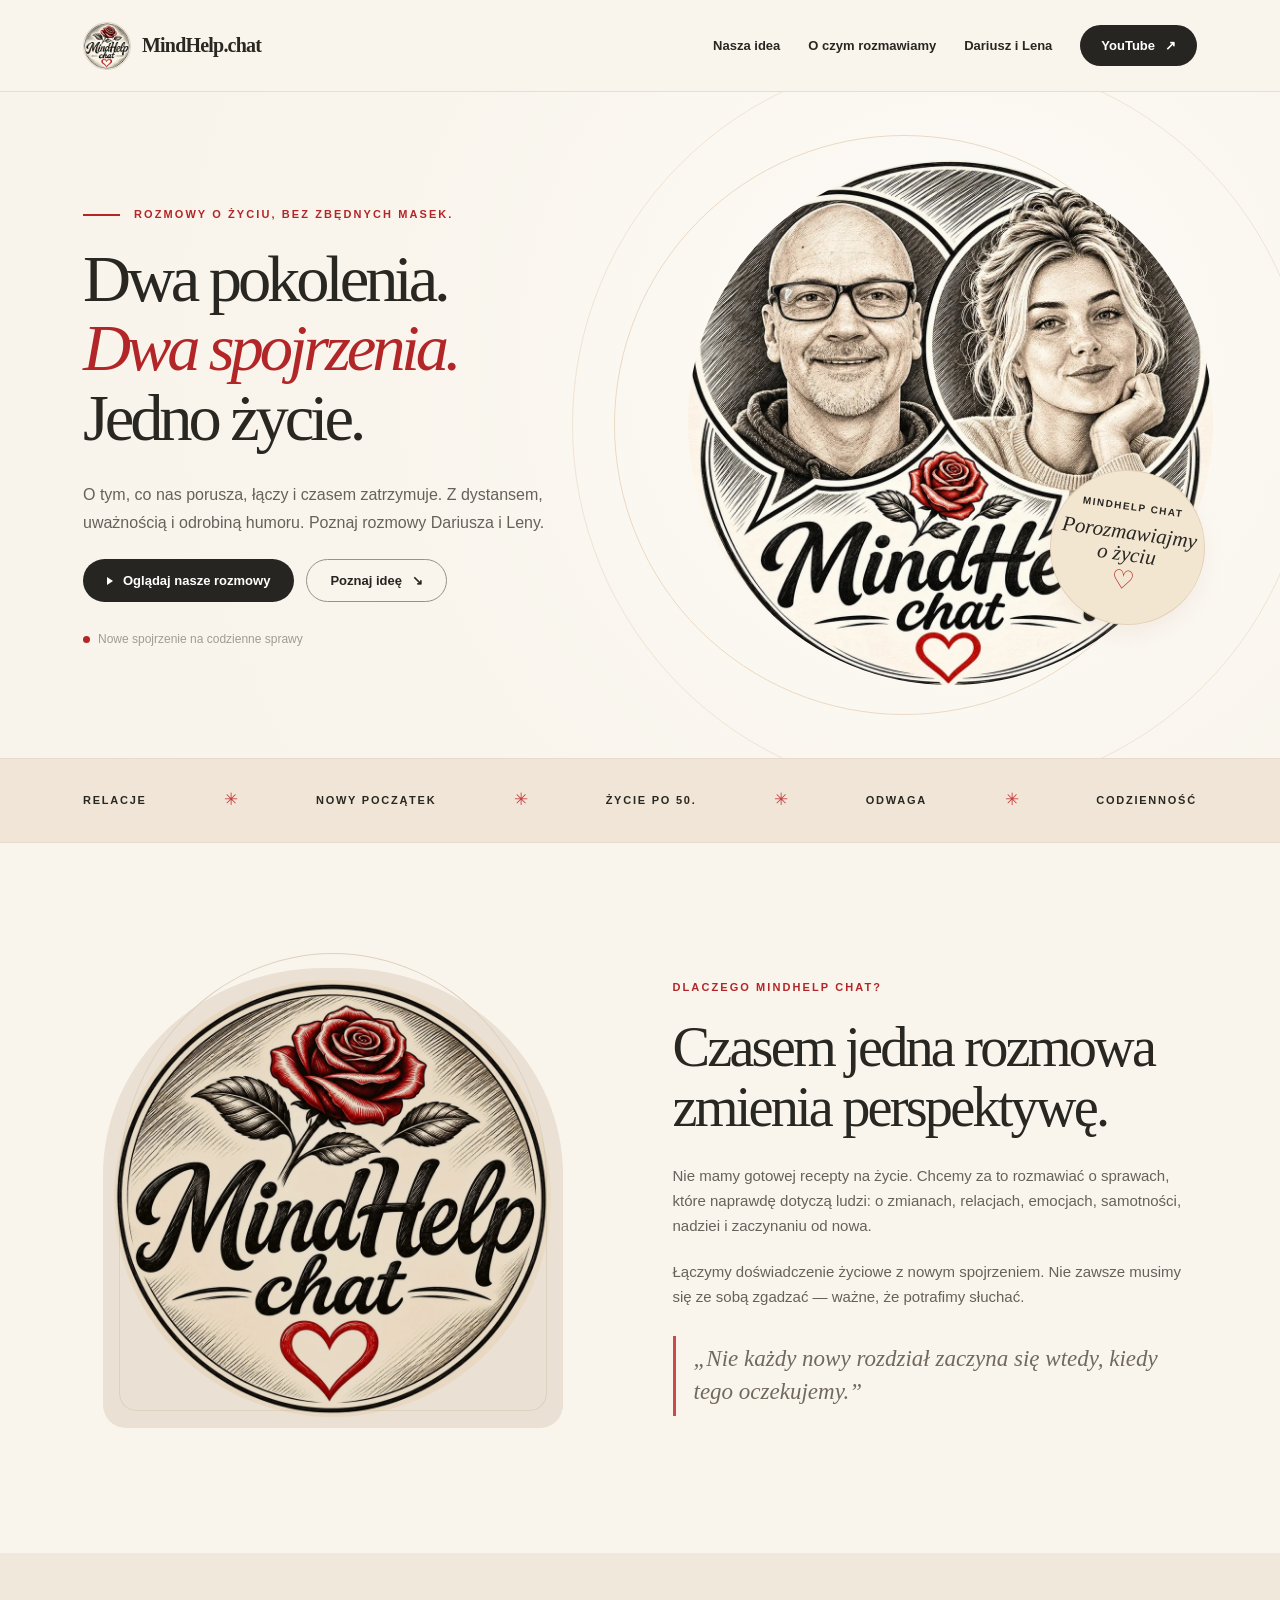
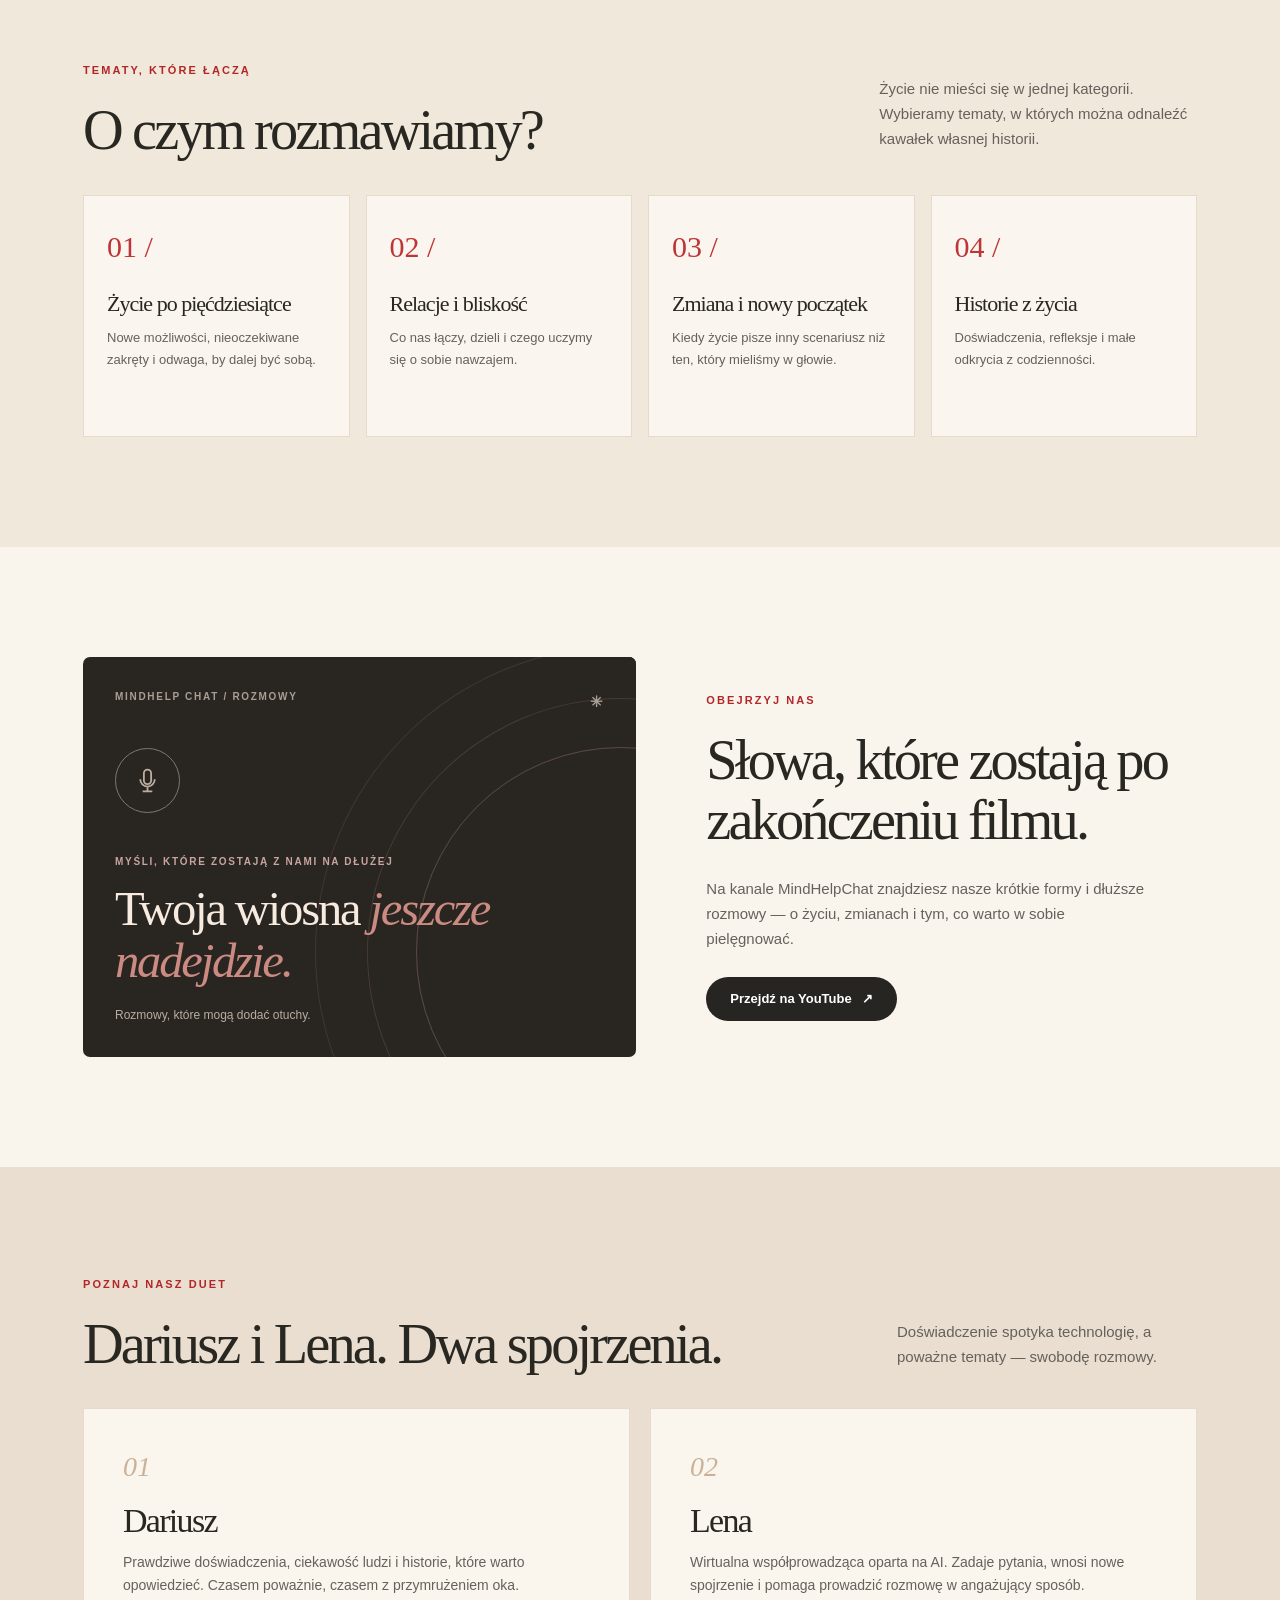
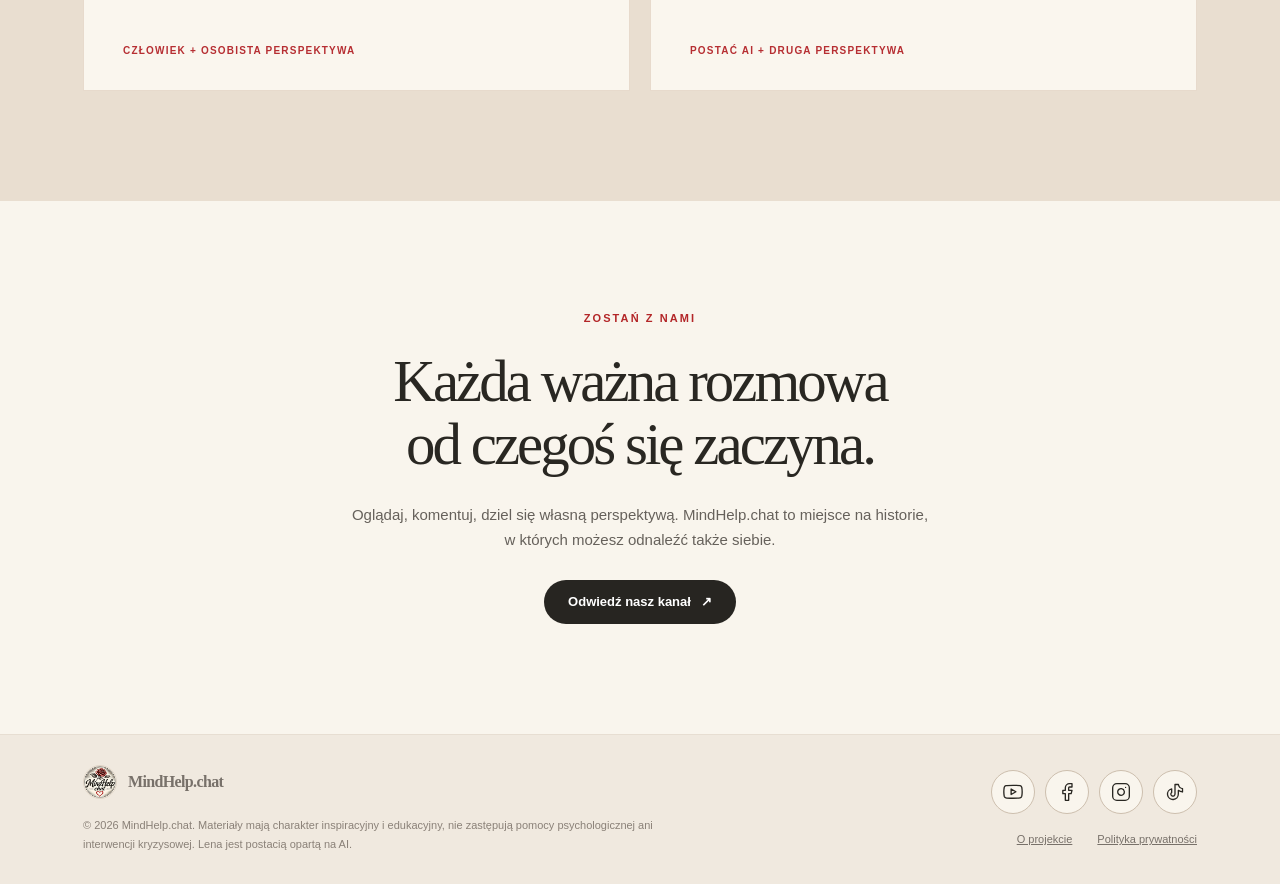
<file: index.html>
<!doctype html>
<html lang="pl">
<head>
  <meta charset="utf-8">
  <meta name="viewport" content="width=device-width, initial-scale=1">
  <meta name="theme-color" content="#f9f5ed">
  <meta name="description" content="MindHelp.chat — rozmowy Dariusza i Leny o życiu, zmianach, relacjach i nowych początkach. Dwa pokolenia. Dwa spojrzenia. Jedno życie.">
  <meta property="og:type" content="website">
  <meta property="og:title" content="MindHelp.chat — Dwa pokolenia. Dwa spojrzenia. Jedno życie.">
  <meta property="og:description" content="O tym, co nas porusza, łączy i czasem zatrzymuje. Dariusz i Lena rozmawiają o życiu.">
  <meta property="og:image" content="https://www.mindhelp.chat/assets/podglad-linku.jpg">
  <meta property="og:image:width" content="1200">
  <meta property="og:image:height" content="630">
  <meta property="og:locale" content="pl_PL">
  <meta name="color-scheme" content="light">
  <link rel="icon" href="assets/favicon.png" type="image/png">
  <link rel="stylesheet" href="style.css">
  <title>MindHelp.chat — Dwa pokolenia. Dwa spojrzenia. Jedno życie.</title>
</head>
<body>
  <a class="skip-link" href="#tresc">Przejdź do treści</a>
  <header class="site-header" id="poczatek">
    <div class="container navigation">
      <a class="brand" href="#poczatek" aria-label="MindHelp.chat — strona główna">
        <img src="assets/mindhelp-roza.webp" width="48" height="48" alt="">
        <span>MindHelp.chat</span>
      </a>
      <nav class="nav-links" aria-label="Menu główne">
        <a href="#idea">Nasza idea</a>
        <a href="#tematy">O czym rozmawiamy</a>
        <a href="#duet">Dariusz i Lena</a>
        <a class="button button-dark nav-cta" href="https://www.youtube.com/@MindHelpChat" target="_blank" rel="noopener noreferrer">YouTube <span aria-hidden="true">↗</span></a>
      </nav>
    </div>
  </header>

  <main id="tresc">
    <section class="hero-section" aria-labelledby="hero-heading">
      <div class="container hero-grid">
        <div class="hero-copy">
          <p class="eyebrow with-line">Rozmowy o życiu, bez zbędnych masek.</p>
          <h1 id="hero-heading">Dwa pokolenia.<br><em>Dwa spojrzenia.</em><br>Jedno życie.</h1>
          <p class="hero-description">O tym, co nas porusza, łączy i czasem zatrzymuje. Z dystansem, uważnością i odrobiną humoru. Poznaj rozmowy Dariusza i Leny.</p>
          <div class="hero-actions">
            <a class="button button-dark" href="https://www.youtube.com/@MindHelpChat" target="_blank" rel="noopener noreferrer"><span class="play-triangle" aria-hidden="true"></span> Oglądaj nasze rozmowy</a>
            <a class="button button-outline" href="#idea">Poznaj ideę <span aria-hidden="true">↘</span></a>
          </div>
          <p class="hero-note"><span class="red-dot" aria-hidden="true"></span> Nowe spojrzenie na codzienne sprawy</p>
        </div>
        <div class="hero-art" aria-label="Dariusz i Lena — ilustracja projektu MindHelp.chat">
          <div class="hero-orbit hero-orbit-one" aria-hidden="true"></div>
          <div class="hero-orbit hero-orbit-two" aria-hidden="true"></div>
          <img class="duo-logo" src="assets/mindhelp-duet.webp" width="540" height="540" alt="Ilustrowane portrety Dariusza i Leny oraz logo MindHelp.chat" fetchpriority="high">
          <div class="hero-stamp"><span>MindHelp Chat</span><strong>Porozmawiajmy<br>o życiu</strong><b aria-hidden="true">♡</b></div>
        </div>
      </div>
    </section>

    <div class="theme-strip" aria-label="Tematy rozmów">
      <div class="container strip-inner">
        <span>Relacje</span><i aria-hidden="true">✳</i><span>Nowy początek</span><i aria-hidden="true">✳</i><span>Życie po 50.</span><i aria-hidden="true">✳</i><span>Odwaga</span><i aria-hidden="true">✳</i><span>Codzienność</span>
      </div>
    </div>

    <section class="idea-section section-space" id="idea" aria-labelledby="idea-heading">
      <div class="container idea-grid">
        <div class="rose-art" aria-hidden="true">
          <div class="rose-backdrop"><img src="assets/mindhelp-roza.webp" alt="" width="460" height="460" loading="lazy"></div>
        </div>
        <div class="idea-copy">
          <p class="eyebrow">Dlaczego MindHelp Chat?</p>
          <h2 id="idea-heading">Czasem jedna rozmowa zmienia perspektywę.</h2>
          <p>Nie mamy gotowej recepty na życie. Chcemy za to rozmawiać o sprawach, które naprawdę dotyczą ludzi: o zmianach, relacjach, emocjach, samotności, nadziei i zaczynaniu od nowa.</p>
          <p>Łączymy doświadczenie życiowe z nowym spojrzeniem. Nie zawsze musimy się ze sobą zgadzać — ważne, że potrafimy słuchać.</p>
          <blockquote>„Nie każdy nowy rozdział zaczyna się wtedy, kiedy tego oczekujemy.”</blockquote>
        </div>
      </div>
    </section>

    <section class="topics-section section-space" id="tematy" aria-labelledby="topics-heading">
      <div class="container">
        <div class="topics-heading-grid">
          <div><p class="eyebrow">Tematy, które łączą</p><h2 id="topics-heading">O czym rozmawiamy?</h2></div>
          <p>Życie nie mieści się w jednej kategorii. Wybieramy tematy, w których można odnaleźć kawałek własnej historii.</p>
        </div>
        <div class="topics-grid">
          <article class="topic-card"><span class="topic-index">01 /</span><h3>Życie po pięćdziesiątce</h3><p>Nowe możliwości, nieoczekiwane zakręty i odwaga, by dalej być sobą.</p></article>
          <article class="topic-card"><span class="topic-index">02 /</span><h3>Relacje i bliskość</h3><p>Co nas łączy, dzieli i czego uczymy się o sobie nawzajem.</p></article>
          <article class="topic-card"><span class="topic-index">03 /</span><h3>Zmiana i nowy początek</h3><p>Kiedy życie pisze inny scenariusz niż ten, który mieliśmy w głowie.</p></article>
          <article class="topic-card"><span class="topic-index">04 /</span><h3>Historie z życia</h3><p>Doświadczenia, refleksje i małe odkrycia z codzienności.</p></article>
        </div>
      </div>
    </section>

    <section class="watch-section section-space" id="ogladaj" aria-labelledby="watch-heading">
      <div class="container watch-grid">
        <a class="featured-video" href="https://www.youtube.com/@MindHelpChat" target="_blank" rel="noopener noreferrer" aria-label="Przejdź do rozmów MindHelp.chat na YouTube">
          <span class="video-topline">MindHelp Chat / Rozmowy <span aria-hidden="true">✳</span></span>
          <span class="mic-icon" aria-hidden="true"><svg viewBox="0 0 24 24" fill="none" stroke="currentColor" stroke-width="1.5"><rect x="9" y="3" width="6" height="12" rx="3"/><path d="M6 11a6 6 0 0 0 12 0M12 17v4m-4 0h8"/></svg></span>
          <span class="video-kicker">Myśli, które zostają z nami na dłużej</span>
          <span class="video-title">Twoja wiosna <em>jeszcze nadejdzie.</em></span>
          <span class="video-bottom">Rozmowy, które mogą dodać otuchy.</span>
          <span class="video-rings" aria-hidden="true"></span>
        </a>
        <div class="watch-copy"><p class="eyebrow">Obejrzyj nas</p><h2 id="watch-heading">Słowa, które zostają po zakończeniu filmu.</h2><p>Na kanale MindHelpChat znajdziesz nasze krótkie formy i dłuższe rozmowy — o życiu, zmianach i tym, co warto w sobie pielęgnować.</p><a class="button button-dark" href="https://www.youtube.com/@MindHelpChat" target="_blank" rel="noopener noreferrer">Przejdź na YouTube <span aria-hidden="true">↗</span></a></div>
      </div>
    </section>

    <section class="duet-section section-space" id="duet" aria-labelledby="duet-heading">
      <div class="container">
        <div class="duet-header"><div><p class="eyebrow">Poznaj nasz duet</p><h2 id="duet-heading">Dariusz i Lena. Dwa spojrzenia.</h2></div><p>Doświadczenie spotyka technologię, a poważne tematy — swobodę rozmowy.</p></div>
        <div class="duet-cards">
          <article class="person-card"><span class="person-number">01</span><h3>Dariusz</h3><p>Prawdziwe doświadczenia, ciekawość ludzi i historie, które warto opowiedzieć. Czasem poważnie, czasem z przymrużeniem oka.</p><span class="person-label">Człowiek + osobista perspektywa</span></article>
          <article class="person-card"><span class="person-number">02</span><h3>Lena</h3><p>Wirtualna współprowadząca oparta na AI. Zadaje pytania, wnosi nowe spojrzenie i pomaga prowadzić rozmowę w angażujący sposób.</p><span class="person-label">Postać AI + druga perspektywa</span></article>
        </div>
      </div>
    </section>

    <section class="closing-section section-space" aria-labelledby="closing-heading"><div class="container closing-inner"><p class="eyebrow">Zostań z nami</p><h2 id="closing-heading">Każda ważna rozmowa<br>od czegoś się zaczyna.</h2><p>Oglądaj, komentuj, dziel się własną perspektywą. MindHelp.chat to miejsce na historie, w których możesz odnaleźć także siebie.</p><a class="button button-dark" href="https://www.youtube.com/@MindHelpChat" target="_blank" rel="noopener noreferrer">Odwiedź nasz kanał <span aria-hidden="true">↗</span></a></div></section>
  </main>

  <footer class="site-footer"><div class="container footer-inner">
    <div class="footer-info"><a class="footer-brand" href="#poczatek"><img src="assets/mindhelp-roza.webp" width="34" height="34" alt=""><strong>MindHelp.chat</strong></a><p>© 2026 MindHelp.chat. Materiały mają charakter inspiracyjny i edukacyjny, nie zastępują pomocy psychologicznej ani interwencji kryzysowej. Lena jest postacią opartą na AI.</p></div>
    <div class="footer-aside">
      <nav class="social-links" aria-label="MindHelp.chat w mediach społecznościowych">
        <a href="https://www.youtube.com/@MindHelpChat" target="_blank" rel="noopener noreferrer" aria-label="MindHelp.chat na YouTube" title="YouTube"><svg viewBox="0 0 24 24" fill="none" stroke="currentColor" stroke-width="1.6" stroke-linecap="round" stroke-linejoin="round" aria-hidden="true"><path d="M22.54 6.42a2.78 2.78 0 0 0-1.94-2C18.88 4 12 4 12 4s-6.88 0-8.6.46a2.78 2.78 0 0 0-1.94 2A29 29 0 0 0 1 11.75a29 29 0 0 0 .46 5.33A2.78 2.78 0 0 0 3.4 19c1.72.46 8.6.46 8.6.46s6.88 0 8.6-.46a2.78 2.78 0 0 0 1.94-2 29 29 0 0 0 .46-5.25 29 29 0 0 0-.46-5.33z"/><path d="m9.75 15.02 5.75-3.27-5.75-3.27z"/></svg></a>
        <a href="https://www.facebook.com/mindhelp.chat" target="_blank" rel="noopener noreferrer" aria-label="MindHelp.chat na Facebooku" title="Facebook"><svg viewBox="0 0 24 24" fill="none" stroke="currentColor" stroke-width="1.6" stroke-linecap="round" stroke-linejoin="round" aria-hidden="true"><path d="M18 2h-3a5 5 0 0 0-5 5v3H7v4h3v8h4v-8h3l1-4h-4V7a1 1 0 0 1 1-1h3z"/></svg></a>
        <a href="https://www.instagram.com/mindhelp.chat/" target="_blank" rel="noopener noreferrer" aria-label="MindHelp.chat na Instagramie" title="Instagram"><svg viewBox="0 0 24 24" fill="none" stroke="currentColor" stroke-width="1.6" stroke-linecap="round" stroke-linejoin="round" aria-hidden="true"><rect x="2" y="2" width="20" height="20" rx="5"/><path d="M16 11.37A4 4 0 1 1 12.63 8 4 4 0 0 1 16 11.37z"/><path d="M17.5 6.5h.01"/></svg></a>
        <a href="https://www.tiktok.com/@mindhelp.chat" target="_blank" rel="noopener noreferrer" aria-label="MindHelp.chat na TikToku" title="TikTok"><svg viewBox="0 0 24 24" fill="none" stroke="currentColor" stroke-width="1.6" stroke-linecap="round" stroke-linejoin="round" aria-hidden="true"><path d="M21 7.917v4.034a9.948 9.948 0 0 1-5-1.951v4.5a6.5 6.5 0 1 1-8-6.326v4.326a2.5 2.5 0 1 0 4 2V3h4.083A6.005 6.005 0 0 0 21 7.917z"/></svg></a>
      </nav>
      <div class="footer-links"><a href="o-projekcie.html">O projekcie</a><a href="polityka-prywatnosci.html">Polityka prywatności</a></div>
    </div>
  </div></footer>
</body>
</html>
</file>
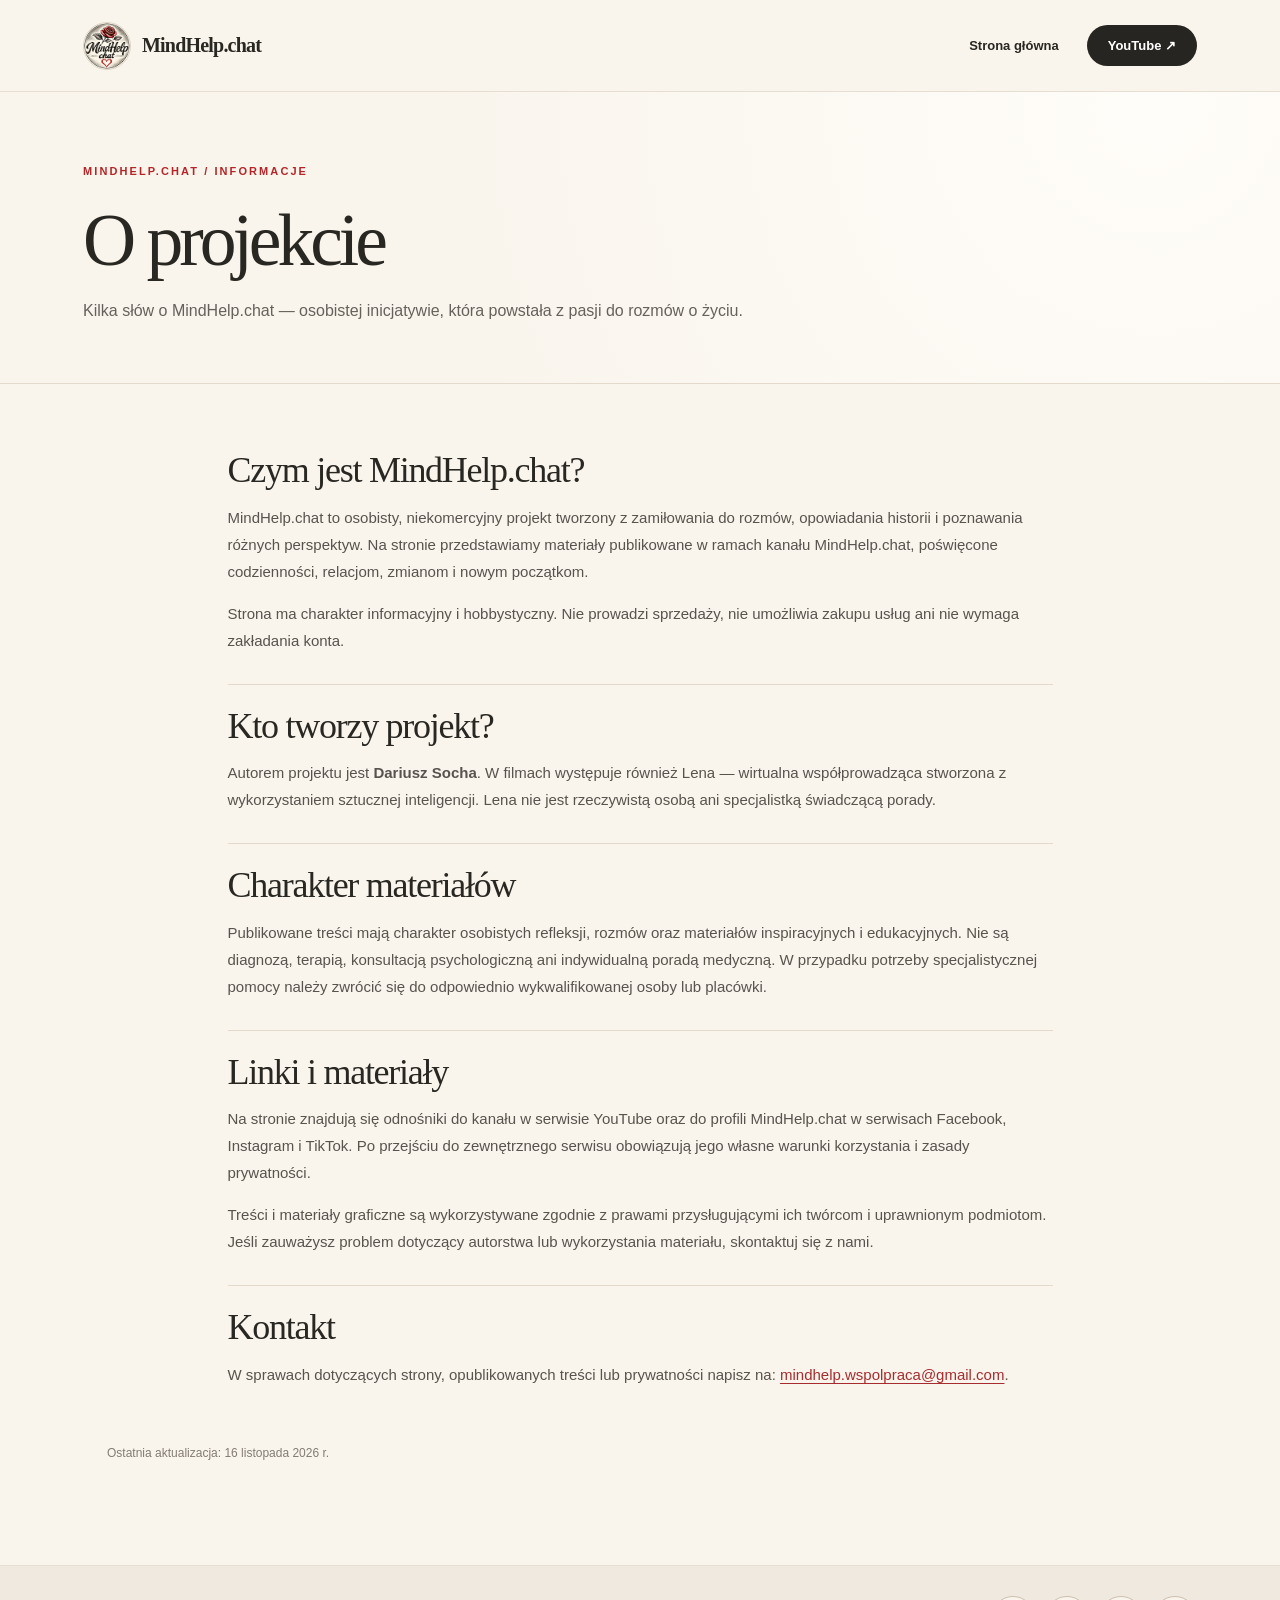
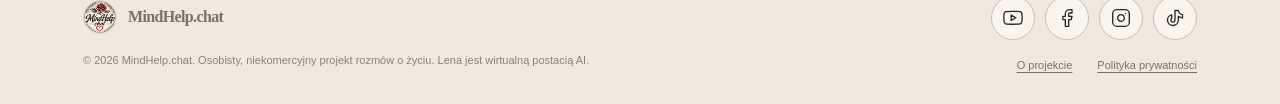
<file: o-projekcie.html>
<!doctype html>
<html lang="pl">
<head>
  <meta charset="utf-8">
  <meta name="viewport" content="width=device-width, initial-scale=1">
  <meta name="theme-color" content="#f9f5ed">
  <meta name="description" content="Kilka słów o MindHelp.chat — osobistej inicjatywie, która powstała z pasji do rozmów o życiu.">
  <meta name="color-scheme" content="light">
  <title>O projekcie — MindHelp.chat</title>
  <link rel="icon" href="assets/favicon.png" type="image/png">
  <link rel="stylesheet" href="style.css">
  <link rel="stylesheet" href="legal.css">
</head>
<body>
<a class="skip-link" href="#tresc">Przejdź do treści</a>
<header class="site-header"><div class="container navigation">
    <a class="brand" href="index.html" aria-label="MindHelp.chat — strona główna"><img src="assets/mindhelp-roza.webp" width="48" height="48" alt=""><span>MindHelp.chat</span></a>
    <nav class="nav-links" aria-label="Menu główne"><a href="index.html">Strona główna</a><a class="button button-dark nav-cta" href="https://www.youtube.com/@MindHelpChat" target="_blank" rel="noopener noreferrer">YouTube ↗</a></nav>
</div></header>
<main id="tresc">
  <div class="legal-hero"><div class="container"><p class="eyebrow">MindHelp.chat / informacje</p><h1>O projekcie</h1><p class="legal-lead">Kilka słów o MindHelp.chat — osobistej inicjatywie, która powstała z pasji do rozmów o życiu.</p></div></div>
  <div class="container legal-main"><article class="legal-article">
<section><h2>Czym jest MindHelp.chat?</h2>
<p>MindHelp.chat to osobisty, niekomercyjny projekt tworzony z zamiłowania do rozmów, opowiadania historii i poznawania różnych perspektyw. Na stronie przedstawiamy materiały publikowane w ramach kanału MindHelp.chat, poświęcone codzienności, relacjom, zmianom i nowym początkom.</p>
<p>Strona ma charakter informacyjny i hobbystyczny. Nie prowadzi sprzedaży, nie umożliwia zakupu usług ani nie wymaga zakładania konta.</p></section>
<section><h2>Kto tworzy projekt?</h2><p>Autorem projektu jest <strong>Dariusz Socha</strong>. W filmach występuje również Lena — wirtualna współprowadząca stworzona z wykorzystaniem sztucznej inteligencji. Lena nie jest rzeczywistą osobą ani specjalistką świadczącą porady.</p></section>
<section><h2>Charakter materiałów</h2><p>Publikowane treści mają charakter osobistych refleksji, rozmów oraz materiałów inspiracyjnych i edukacyjnych. Nie są diagnozą, terapią, konsultacją psychologiczną ani indywidualną poradą medyczną. W przypadku potrzeby specjalistycznej pomocy należy zwrócić się do odpowiednio wykwalifikowanej osoby lub placówki.</p></section>
<section><h2>Linki i materiały</h2><p>Na stronie znajdują się odnośniki do kanału w serwisie YouTube oraz do profili MindHelp.chat w serwisach Facebook, Instagram i TikTok. Po przejściu do zewnętrznego serwisu obowiązują jego własne warunki korzystania i zasady prywatności.</p><p>Treści i materiały graficzne są wykorzystywane zgodnie z prawami przysługującymi ich twórcom i uprawnionym podmiotom. Jeśli zauważysz problem dotyczący autorstwa lub wykorzystania materiału, skontaktuj się z nami.</p></section>
<section><h2>Kontakt</h2><p>W sprawach dotyczących strony, opublikowanych treści lub prywatności napisz na: <a href="mailto:mindhelp.wspolpraca@gmail.com">mindhelp.wspolpraca@gmail.com</a>.</p></section>
</article><p class="container legal-footnote">Ostatnia aktualizacja: 16 listopada 2026 r.</p></div>
</main>
<footer class="site-footer"><div class="container footer-inner">
  <div class="footer-info"><a class="footer-brand" href="index.html"><img src="assets/mindhelp-roza.webp" width="34" height="34" alt=""><strong>MindHelp.chat</strong></a><p>© 2026 MindHelp.chat. Osobisty, niekomercyjny projekt rozmów o życiu. Lena jest wirtualną postacią AI.</p></div>
  <div class="footer-aside">
    <nav class="social-links" aria-label="MindHelp.chat w mediach społecznościowych">
      <a href="https://www.youtube.com/@MindHelpChat" target="_blank" rel="noopener noreferrer" aria-label="MindHelp.chat na YouTube" title="YouTube"><svg viewBox="0 0 24 24" fill="none" stroke="currentColor" stroke-width="1.6" stroke-linecap="round" stroke-linejoin="round" aria-hidden="true"><path d="M22.54 6.42a2.78 2.78 0 0 0-1.94-2C18.88 4 12 4 12 4s-6.88 0-8.6.46a2.78 2.78 0 0 0-1.94 2A29 29 0 0 0 1 11.75a29 29 0 0 0 .46 5.33A2.78 2.78 0 0 0 3.4 19c1.72.46 8.6.46 8.6.46s6.88 0 8.6-.46a2.78 2.78 0 0 0 1.94-2 29 29 0 0 0 .46-5.25 29 29 0 0 0-.46-5.33z"/><path d="m9.75 15.02 5.75-3.27-5.75-3.27z"/></svg></a>
      <a href="https://www.facebook.com/mindhelp.chat" target="_blank" rel="noopener noreferrer" aria-label="MindHelp.chat na Facebooku" title="Facebook"><svg viewBox="0 0 24 24" fill="none" stroke="currentColor" stroke-width="1.6" stroke-linecap="round" stroke-linejoin="round" aria-hidden="true"><path d="M18 2h-3a5 5 0 0 0-5 5v3H7v4h3v8h4v-8h3l1-4h-4V7a1 1 0 0 1 1-1h3z"/></svg></a>
      <a href="https://www.instagram.com/mindhelp.chat/" target="_blank" rel="noopener noreferrer" aria-label="MindHelp.chat na Instagramie" title="Instagram"><svg viewBox="0 0 24 24" fill="none" stroke="currentColor" stroke-width="1.6" stroke-linecap="round" stroke-linejoin="round" aria-hidden="true"><rect x="2" y="2" width="20" height="20" rx="5"/><path d="M16 11.37A4 4 0 1 1 12.63 8 4 4 0 0 1 16 11.37z"/><path d="M17.5 6.5h.01"/></svg></a>
      <a href="https://www.tiktok.com/@mindhelp.chat" target="_blank" rel="noopener noreferrer" aria-label="MindHelp.chat na TikToku" title="TikTok"><svg viewBox="0 0 24 24" fill="none" stroke="currentColor" stroke-width="1.6" stroke-linecap="round" stroke-linejoin="round" aria-hidden="true"><path d="M21 7.917v4.034a9.948 9.948 0 0 1-5-1.951v4.5a6.5 6.5 0 1 1-8-6.326v4.326a2.5 2.5 0 1 0 4 2V3h4.083A6.005 6.005 0 0 0 21 7.917z"/></svg></a>
    </nav>
    <div class="footer-links"><a href="o-projekcie.html">O projekcie</a><a href="polityka-prywatnosci.html">Polityka prywatności</a></div>
  </div>
</div></footer>
</body>
</html>
</file>
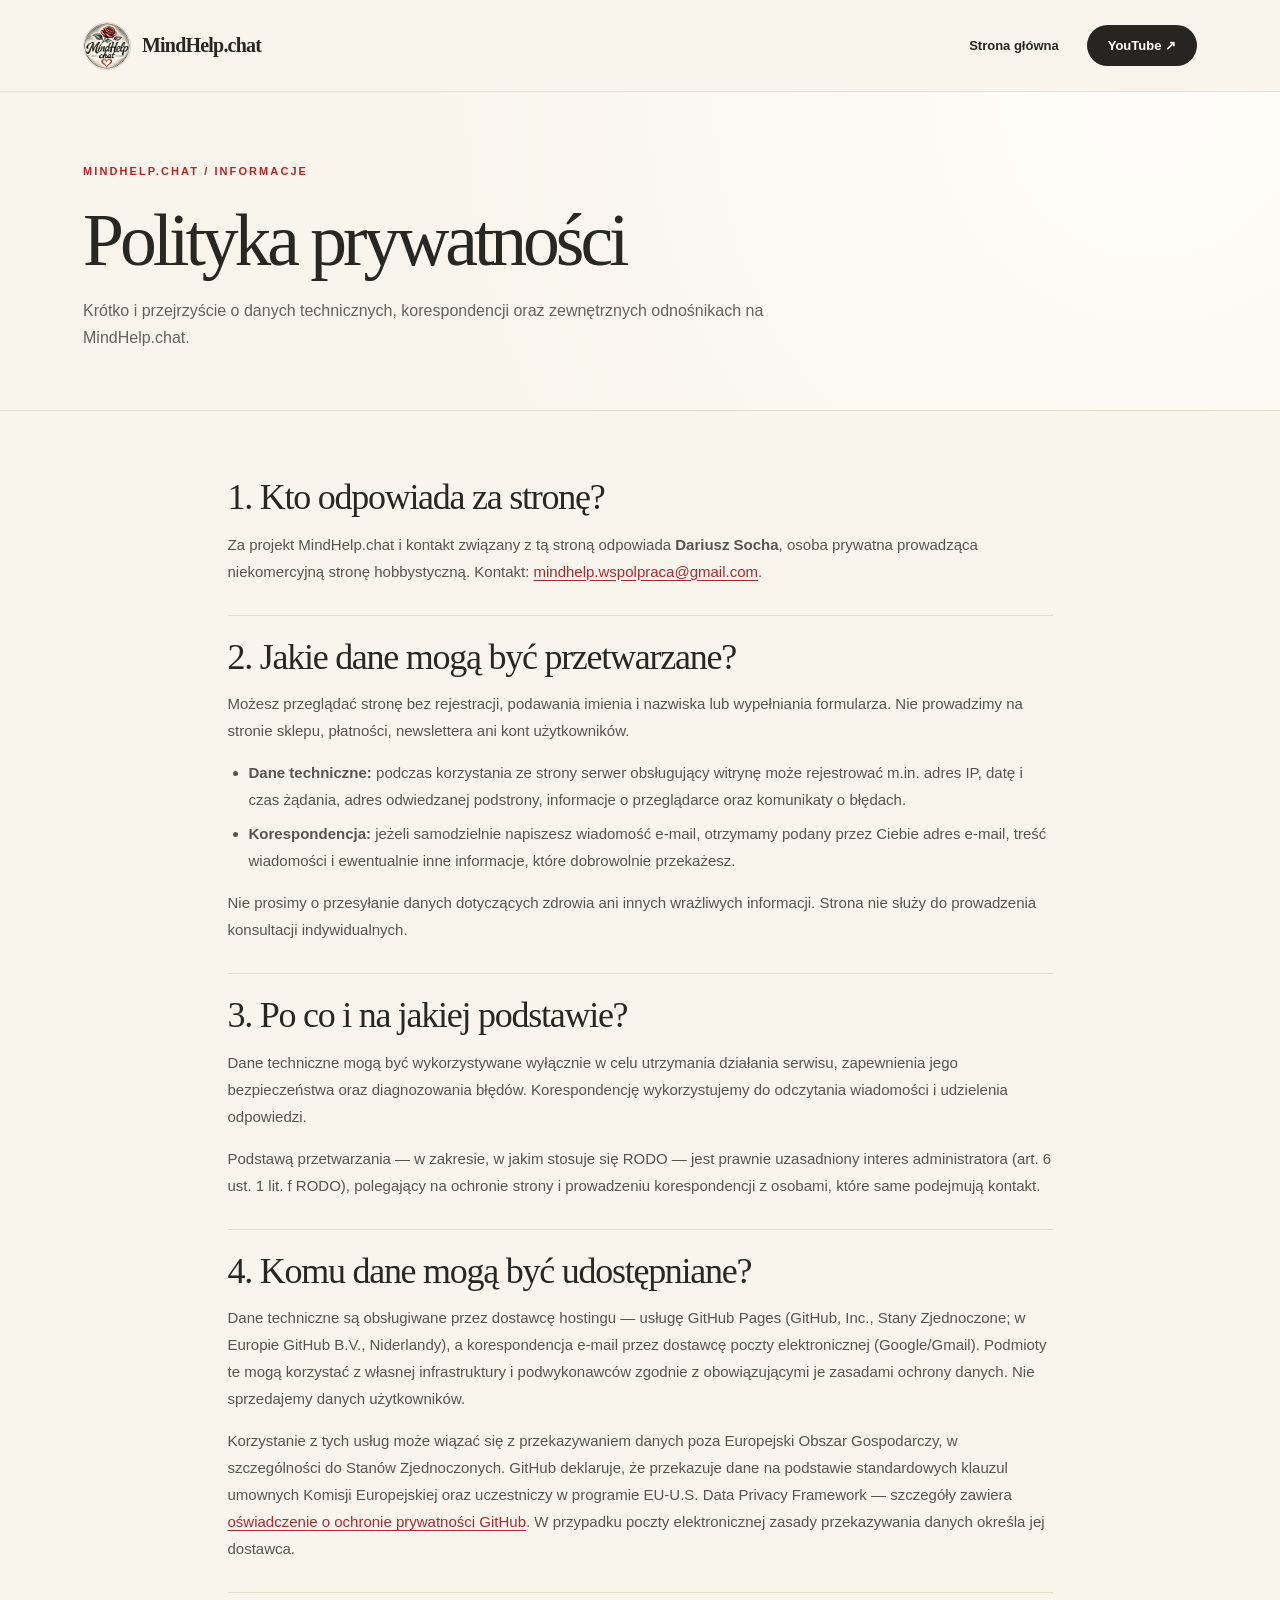
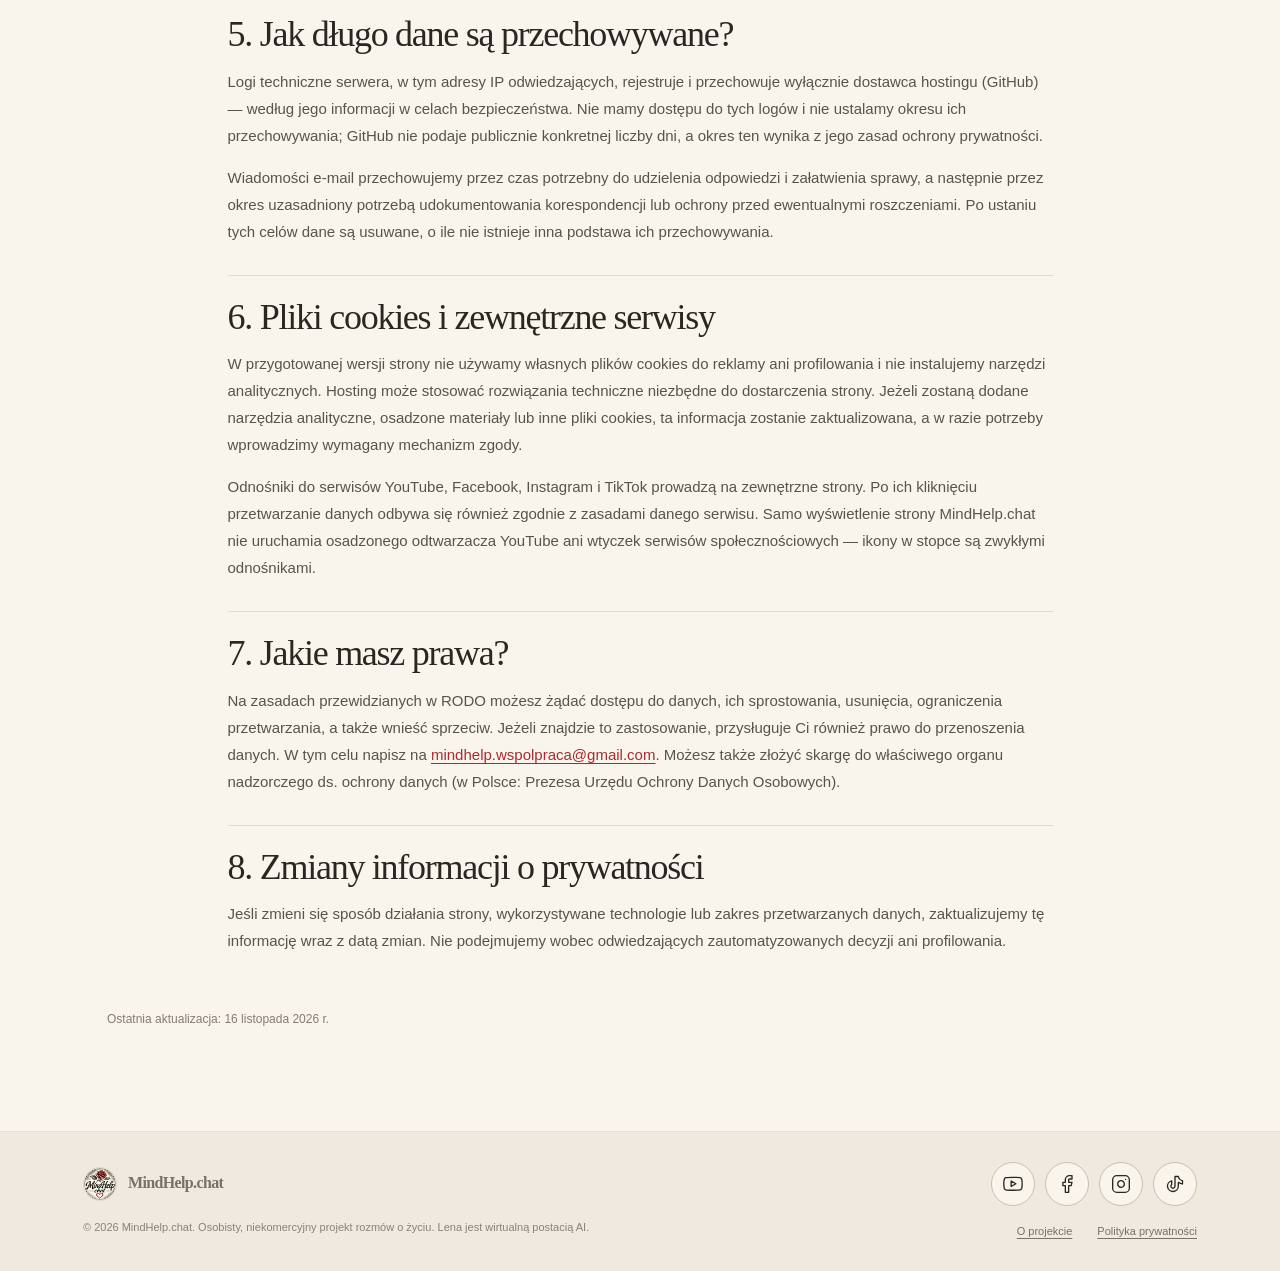
<file: polityka-prywatnosci.html>
<!doctype html>
<html lang="pl">
<head>
  <meta charset="utf-8">
  <meta name="viewport" content="width=device-width, initial-scale=1">
  <meta name="theme-color" content="#f9f5ed">
  <meta name="description" content="Krótko i przejrzyście o danych technicznych, korespondencji oraz zewnętrznych odnośnikach na MindHelp.chat.">
  <meta name="color-scheme" content="light">
  <title>Polityka prywatności — MindHelp.chat</title>
  <link rel="icon" href="assets/favicon.png" type="image/png">
  <link rel="stylesheet" href="style.css">
  <link rel="stylesheet" href="legal.css">
</head>
<body>
<a class="skip-link" href="#tresc">Przejdź do treści</a>
<header class="site-header"><div class="container navigation">
    <a class="brand" href="index.html" aria-label="MindHelp.chat — strona główna"><img src="assets/mindhelp-roza.webp" width="48" height="48" alt=""><span>MindHelp.chat</span></a>
    <nav class="nav-links" aria-label="Menu główne"><a href="index.html">Strona główna</a><a class="button button-dark nav-cta" href="https://www.youtube.com/@MindHelpChat" target="_blank" rel="noopener noreferrer">YouTube ↗</a></nav>
</div></header>
<main id="tresc">
  <div class="legal-hero"><div class="container"><p class="eyebrow">MindHelp.chat / informacje</p><h1>Polityka prywatności</h1><p class="legal-lead">Krótko i przejrzyście o danych technicznych, korespondencji oraz zewnętrznych odnośnikach na MindHelp.chat.</p></div></div>
  <div class="container legal-main"><article class="legal-article">
<section><h2>1. Kto odpowiada za stronę?</h2>
<p>Za projekt MindHelp.chat i kontakt związany z tą stroną odpowiada <strong>Dariusz Socha</strong>, osoba prywatna prowadząca niekomercyjną stronę hobbystyczną. Kontakt: <a href="mailto:mindhelp.wspolpraca@gmail.com">mindhelp.wspolpraca@gmail.com</a>.</p></section>
<section><h2>2. Jakie dane mogą być przetwarzane?</h2>
<p>Możesz przeglądać stronę bez rejestracji, podawania imienia i nazwiska lub wypełniania formularza. Nie prowadzimy na stronie sklepu, płatności, newslettera ani kont użytkowników.</p>
<ul><li><strong>Dane techniczne:</strong> podczas korzystania ze strony serwer obsługujący witrynę może rejestrować m.in. adres IP, datę i czas żądania, adres odwiedzanej podstrony, informacje o przeglądarce oraz komunikaty o błędach.</li>
<li><strong>Korespondencja:</strong> jeżeli samodzielnie napiszesz wiadomość e-mail, otrzymamy podany przez Ciebie adres e-mail, treść wiadomości i ewentualnie inne informacje, które dobrowolnie przekażesz.</li></ul>
<p>Nie prosimy o przesyłanie danych dotyczących zdrowia ani innych wrażliwych informacji. Strona nie służy do prowadzenia konsultacji indywidualnych.</p></section>
<section><h2>3. Po co i na jakiej podstawie?</h2>
<p>Dane techniczne mogą być wykorzystywane wyłącznie w celu utrzymania działania serwisu, zapewnienia jego bezpieczeństwa oraz diagnozowania błędów. Korespondencję wykorzystujemy do odczytania wiadomości i udzielenia odpowiedzi.</p>
<p>Podstawą przetwarzania — w zakresie, w jakim stosuje się RODO — jest prawnie uzasadniony interes administratora (art. 6 ust. 1 lit. f RODO), polegający na ochronie strony i prowadzeniu korespondencji z osobami, które same podejmują kontakt.</p></section>
<section><h2>4. Komu dane mogą być udostępniane?</h2>
<p>Dane techniczne są obsługiwane przez dostawcę hostingu — usługę GitHub Pages (GitHub, Inc., Stany Zjednoczone; w Europie GitHub B.V., Niderlandy), a korespondencja e-mail przez dostawcę poczty elektronicznej (Google/Gmail). Podmioty te mogą korzystać z własnej infrastruktury i podwykonawców zgodnie z obowiązującymi je zasadami ochrony danych. Nie sprzedajemy danych użytkowników.</p>
<p>Korzystanie z tych usług może wiązać się z przekazywaniem danych poza Europejski Obszar Gospodarczy, w szczególności do Stanów Zjednoczonych. GitHub deklaruje, że przekazuje dane na podstawie standardowych klauzul umownych Komisji Europejskiej oraz uczestniczy w programie EU-U.S. Data Privacy Framework — szczegóły zawiera <a href="https://docs.github.com/en/site-policy/privacy-policies/github-general-privacy-statement" target="_blank" rel="noopener noreferrer">oświadczenie o ochronie prywatności GitHub</a>. W przypadku poczty elektronicznej zasady przekazywania danych określa jej dostawca.</p></section>
<section><h2>5. Jak długo dane są przechowywane?</h2>
<p>Logi techniczne serwera, w tym adresy IP odwiedzających, rejestruje i przechowuje wyłącznie dostawca hostingu (GitHub) — według jego informacji w celach bezpieczeństwa. Nie mamy dostępu do tych logów i nie ustalamy okresu ich przechowywania; GitHub nie podaje publicznie konkretnej liczby dni, a okres ten wynika z jego zasad ochrony prywatności.</p>
<p>Wiadomości e-mail przechowujemy przez czas potrzebny do udzielenia odpowiedzi i załatwienia sprawy, a następnie przez okres uzasadniony potrzebą udokumentowania korespondencji lub ochrony przed ewentualnymi roszczeniami. Po ustaniu tych celów dane są usuwane, o ile nie istnieje inna podstawa ich przechowywania.</p></section>
<section><h2>6. Pliki cookies i zewnętrzne serwisy</h2>
<p>W przygotowanej wersji strony nie używamy własnych plików cookies do reklamy ani profilowania i nie instalujemy narzędzi analitycznych. Hosting może stosować rozwiązania techniczne niezbędne do dostarczenia strony. Jeżeli zostaną dodane narzędzia analityczne, osadzone materiały lub inne pliki cookies, ta informacja zostanie zaktualizowana, a w razie potrzeby wprowadzimy wymagany mechanizm zgody.</p>
<p>Odnośniki do serwisów YouTube, Facebook, Instagram i TikTok prowadzą na zewnętrzne strony. Po ich kliknięciu przetwarzanie danych odbywa się również zgodnie z zasadami danego serwisu. Samo wyświetlenie strony MindHelp.chat nie uruchamia osadzonego odtwarzacza YouTube ani wtyczek serwisów społecznościowych — ikony w stopce są zwykłymi odnośnikami.</p></section>
<section><h2>7. Jakie masz prawa?</h2>
<p>Na zasadach przewidzianych w RODO możesz żądać dostępu do danych, ich sprostowania, usunięcia, ograniczenia przetwarzania, a także wnieść sprzeciw. Jeżeli znajdzie to zastosowanie, przysługuje Ci również prawo do przenoszenia danych. W tym celu napisz na <a href="mailto:mindhelp.wspolpraca@gmail.com">mindhelp.wspolpraca@gmail.com</a>. Możesz także złożyć skargę do właściwego organu nadzorczego ds. ochrony danych (w Polsce: Prezesa Urzędu Ochrony Danych Osobowych).</p></section>
<section><h2>8. Zmiany informacji o prywatności</h2>
<p>Jeśli zmieni się sposób działania strony, wykorzystywane technologie lub zakres przetwarzanych danych, zaktualizujemy tę informację wraz z datą zmian. Nie podejmujemy wobec odwiedzających zautomatyzowanych decyzji ani profilowania.</p></section>
</article><p class="container legal-footnote">Ostatnia aktualizacja: 16 listopada 2026 r.</p></div>
</main>
<footer class="site-footer"><div class="container footer-inner">
  <div class="footer-info"><a class="footer-brand" href="index.html"><img src="assets/mindhelp-roza.webp" width="34" height="34" alt=""><strong>MindHelp.chat</strong></a><p>© 2026 MindHelp.chat. Osobisty, niekomercyjny projekt rozmów o życiu. Lena jest wirtualną postacią AI.</p></div>
  <div class="footer-aside">
    <nav class="social-links" aria-label="MindHelp.chat w mediach społecznościowych">
      <a href="https://www.youtube.com/@MindHelpChat" target="_blank" rel="noopener noreferrer" aria-label="MindHelp.chat na YouTube" title="YouTube"><svg viewBox="0 0 24 24" fill="none" stroke="currentColor" stroke-width="1.6" stroke-linecap="round" stroke-linejoin="round" aria-hidden="true"><path d="M22.54 6.42a2.78 2.78 0 0 0-1.94-2C18.88 4 12 4 12 4s-6.88 0-8.6.46a2.78 2.78 0 0 0-1.94 2A29 29 0 0 0 1 11.75a29 29 0 0 0 .46 5.33A2.78 2.78 0 0 0 3.4 19c1.72.46 8.6.46 8.6.46s6.88 0 8.6-.46a2.78 2.78 0 0 0 1.94-2 29 29 0 0 0 .46-5.25 29 29 0 0 0-.46-5.33z"/><path d="m9.75 15.02 5.75-3.27-5.75-3.27z"/></svg></a>
      <a href="https://www.facebook.com/mindhelp.chat" target="_blank" rel="noopener noreferrer" aria-label="MindHelp.chat na Facebooku" title="Facebook"><svg viewBox="0 0 24 24" fill="none" stroke="currentColor" stroke-width="1.6" stroke-linecap="round" stroke-linejoin="round" aria-hidden="true"><path d="M18 2h-3a5 5 0 0 0-5 5v3H7v4h3v8h4v-8h3l1-4h-4V7a1 1 0 0 1 1-1h3z"/></svg></a>
      <a href="https://www.instagram.com/mindhelp.chat/" target="_blank" rel="noopener noreferrer" aria-label="MindHelp.chat na Instagramie" title="Instagram"><svg viewBox="0 0 24 24" fill="none" stroke="currentColor" stroke-width="1.6" stroke-linecap="round" stroke-linejoin="round" aria-hidden="true"><rect x="2" y="2" width="20" height="20" rx="5"/><path d="M16 11.37A4 4 0 1 1 12.63 8 4 4 0 0 1 16 11.37z"/><path d="M17.5 6.5h.01"/></svg></a>
      <a href="https://www.tiktok.com/@mindhelp.chat" target="_blank" rel="noopener noreferrer" aria-label="MindHelp.chat na TikToku" title="TikTok"><svg viewBox="0 0 24 24" fill="none" stroke="currentColor" stroke-width="1.6" stroke-linecap="round" stroke-linejoin="round" aria-hidden="true"><path d="M21 7.917v4.034a9.948 9.948 0 0 1-5-1.951v4.5a6.5 6.5 0 1 1-8-6.326v4.326a2.5 2.5 0 1 0 4 2V3h4.083A6.005 6.005 0 0 0 21 7.917z"/></svg></a>
    </nav>
    <div class="footer-links"><a href="o-projekcie.html">O projekcie</a><a href="polityka-prywatnosci.html">Polityka prywatności</a></div>
  </div>
</div></footer>
</body>
</html>
</file>
<file: style.css>
:root{
  --bg:#f9f5ed;--ink:#292722;--muted:#66615b;--red:#b32628;--sand:#e9ded0;--sand-light:#f0e8db;--line:#e4dacc;
  --display:Georgia,"Times New Roman",serif;--sans:Arial,Helvetica,sans-serif
}
*{box-sizing:border-box}
html{scroll-behavior:smooth;scroll-padding-top:96px}
body{margin:0;background:var(--bg);color:var(--ink);font-family:var(--sans);font-size:15px;line-height:1.68;-webkit-font-smoothing:antialiased}
a{color:inherit}
a:focus-visible{outline:3px solid var(--red);outline-offset:4px}
img,svg{max-width:100%}img{display:block;height:auto}
h1,h2,h3,p{margin-top:0}p{color:var(--muted)}
h1,h2,h3{font-family:var(--display);font-weight:400;letter-spacing:-.05em}
h2{font-size:clamp(2.5rem,4.4vw,4rem);line-height:1.07;margin-bottom:25px}
h3{line-height:1.13}
.container{width:min(1114px,calc(100% - 48px));margin-inline:auto}
.section-space{padding-block:110px}
.skip-link{position:absolute;left:10px;top:-100px;background:#fff;z-index:10;padding:10px 18px}.skip-link:focus{top:8px}
.site-header{background:rgba(249,245,237,.97);border-bottom:1px solid #e6ded2;position:relative;z-index:2}
.navigation{display:flex;align-items:center;justify-content:space-between;gap:30px;min-height:91px}
.brand,.footer-brand{text-decoration:none;display:inline-flex;align-items:center;gap:11px;white-space:nowrap;font-family:var(--display);font-weight:700;letter-spacing:-.04em}
.brand{font-size:20px}.brand img,.footer-brand img{border:1px solid #e1d6c7;border-radius:50%;object-fit:cover}
.nav-links{display:flex;align-items:center;gap:28px;font-size:13px;font-weight:700}
.nav-links>a:not(.button){text-decoration:none;transition:color .15s}.nav-links>a:not(.button):hover{color:var(--red)}
.button{border-radius:999px;padding:13px 23px;display:inline-flex;align-items:center;justify-content:center;gap:10px;text-decoration:none;font-size:13px;font-weight:700;line-height:1.2;border:1px solid transparent;transition:transform .15s,background .15s}
.button:hover{transform:translateY(-2px)}.button-dark{background:#272521;color:#fff}.button-dark:hover{background:#443a32}.button-outline{border-color:#989188;background:transparent;color:#262521}.button-outline:hover{background:#eee7de}
.nav-cta{padding:12px 20px}
.eyebrow{font-size:11px;line-height:1.35;text-transform:uppercase;letter-spacing:.19em;color:var(--red);font-weight:800;margin-bottom:22px}
.eyebrow.with-line{display:flex;align-items:center;gap:14px}.eyebrow.with-line:before{content:"";width:37px;height:2px;background:var(--red);flex:0 0 auto}
.hero-section{overflow:hidden;background:radial-gradient(circle at 75% 40%,#fdfbf7 0,#f9f5ed 56%,#f8f4ec 100%)}
.hero-grid{display:grid;grid-template-columns:1.03fr 1fr;gap:34px;min-height:666px;align-items:center}
.hero-copy{padding:55px 0 48px;position:relative;z-index:1}
.hero-copy h1{font-size:clamp(3.65rem,5.2vw,5.65rem);line-height:1.04;letter-spacing:-.062em;margin:0 0 29px;white-space:nowrap}
.hero-copy h1 em{color:var(--red);font-style:italic;font-weight:400}
.hero-description{font-size:16px;line-height:1.75;max-width:530px;margin-bottom:22px}
.hero-actions{display:flex;gap:12px;flex-wrap:wrap}.hero-note{margin:27px 0 0;color:#a39b91;font-size:12px;display:flex;align-items:center;gap:8px}
.play-triangle{width:0;height:0;border-top:4px solid transparent;border-bottom:4px solid transparent;border-left:6px solid #fff}
.red-dot{width:7px;height:7px;background:var(--red);border-radius:50%;display:inline-block}
.hero-art{position:relative;min-height:600px;display:flex;align-items:center;justify-content:center;isolation:isolate}
.hero-orbit{position:absolute;border:1px solid #ead9c3;border-radius:50%;z-index:-1;pointer-events:none}
.hero-orbit-one{width:580px;height:580px;left:45%;top:50%;transform:translate(-50%,-50%)}
.hero-orbit-two{width:740px;height:740px;left:52%;top:50%;transform:translate(-50%,-50%);opacity:.65}
.duo-logo{width:min(100%,525px);height:auto;border-radius:50%;mix-blend-mode:multiply;transform:translate(20px,-3px)}
.hero-stamp{position:absolute;right:-8px;bottom:100px;width:155px;height:155px;background:#f3e6d1;border:1px solid #e3d0b7;box-shadow:0 10px 22px #d1baa32f;border-radius:50%;display:flex;flex-direction:column;align-items:center;justify-content:center;text-align:center;transform:rotate(8deg);padding:13px}
.hero-stamp span{font-size:10px;letter-spacing:.15em;text-transform:uppercase;font-weight:700}.hero-stamp strong{font-family:var(--display);font-style:italic;font-size:21px;line-height:1.05;font-weight:400;margin-top:5px}.hero-stamp b{font-size:26px;color:var(--red);font-weight:400;line-height:1.2}
.theme-strip{background:#f0e5d6;border-top:1px solid #e8dbc9;border-bottom:1px solid #e8dbc9}.strip-inner{min-height:83px;display:flex;align-items:center;justify-content:space-between;gap:14px}.strip-inner span{font-size:11px;letter-spacing:.16em;font-weight:800;text-transform:uppercase;white-space:nowrap}.strip-inner i{color:#c53d40;font-size:17px;font-style:normal}
.idea-grid{display:grid;grid-template-columns:1fr 1.05fr;align-items:center;gap:90px;min-height:445px}
.rose-art{display:flex;align-items:center;justify-content:center;padding:15px 0}.rose-backdrop{position:relative;width:min(100%,460px);aspect-ratio:1;background:#eae0d4;border-radius:48% 48% 5% 5%/45% 45% 5% 5%;display:grid;place-items:center}
.rose-backdrop:before{content:"";position:absolute;inset:-15px 16px 17px;border:1px solid #ded1c0;border-radius:50% 50% 4% 4%}.rose-backdrop img{width:95%;border-radius:50%;mix-blend-mode:multiply}
.idea-copy{max-width:560px}.idea-copy p:not(.eyebrow){max-width:535px;margin-bottom:21px}.idea-copy blockquote{border-left:3px solid #cb4b4c;margin:27px 0 0;padding:7px 0 7px 18px;font-family:var(--display);font-style:italic;font-size:23px;line-height:1.42;color:#71685e}
.topics-section{background:var(--sand-light)}.topics-heading-grid{display:grid;grid-template-columns:1.4fr .6fr;gap:55px;align-items:end;margin-bottom:35px}.topics-heading-grid h2{margin-bottom:0}.topics-heading-grid>p{max-width:340px;margin:0 0 9px auto}
.topics-grid{display:grid;grid-template-columns:repeat(4,minmax(0,1fr));gap:16px}.topic-card{background:#faf6ef;border:1px solid #e5dacc;padding:26px 23px;min-height:242px;display:flex;flex-direction:column}.topic-index{font-family:var(--display);font-size:30px;color:#be3538;margin-bottom:20px}.topic-card h3{font-size:22px;letter-spacing:-.045em;margin:0 0 10px}.topic-card p{font-size:13px;line-height:1.65;margin-bottom:0}
.watch-grid{display:grid;grid-template-columns:1.06fr .94fr;align-items:center;gap:70px}.featured-video{min-height:400px;background:#292521;border-radius:7px;position:relative;overflow:hidden;color:#f7eadf;text-decoration:none;display:flex;flex-direction:column;align-items:flex-start;padding:32px;isolation:isolate;transition:transform .15s}.featured-video:hover{transform:translateY(-3px)}.video-topline{font-size:10px;font-weight:700;letter-spacing:.17em;text-transform:uppercase;width:100%;display:flex;justify-content:space-between;color:#a99e95}.video-topline span{font-size:15px}.mic-icon{width:65px;height:65px;border:1px solid #82766d;border-radius:50%;display:flex;align-items:center;justify-content:center;margin-top:34px;margin-bottom:auto;color:#bcae9f}.mic-icon svg{width:29px;height:29px}.video-kicker{font-size:10px;color:#c8a5a0;text-transform:uppercase;letter-spacing:.17em;font-weight:700;margin-top:35px;margin-bottom:12px}.video-title{font-family:var(--display);font-size:clamp(2.2rem,3.8vw,3.5rem);line-height:1.08;letter-spacing:-.045em;max-width:470px;position:relative;z-index:1}.video-title em{color:#cc8b82}.video-bottom{font-size:12px;color:#b9ada2;margin-top:17px}.video-rings{position:absolute;width:410px;height:410px;border:1px solid #5b4842;border-radius:50%;top:90px;right:-190px;z-index:-1;box-shadow:0 0 0 48px #292521,0 0 0 49px #473a33,0 0 0 100px #292521,0 0 0 101px #43362f}
.watch-copy h2{max-width:480px}.watch-copy>p:not(.eyebrow){max-width:450px;margin-bottom:26px}
.duet-section{background:var(--sand)}.duet-header{display:grid;grid-template-columns:1.4fr .6fr;align-items:end;gap:55px;margin-bottom:34px}.duet-header h2{margin-bottom:0}.duet-header>p{max-width:300px;margin:0 0 5px auto}
.duet-cards{display:grid;grid-template-columns:repeat(2,minmax(0,1fr));gap:20px}.person-card{min-height:283px;padding:34px 39px 30px;background:#faf6ee;border:1px solid #e7dacc;display:flex;align-items:flex-start;flex-direction:column}.person-number{font-family:var(--display);font-size:28px;font-style:italic;color:#cab299}.person-card h3{font-size:34px;margin:12px 0 10px}.person-card p{max-width:440px;margin:0 0 20px;font-size:14px}.person-label{font-size:10px;text-transform:uppercase;font-weight:800;letter-spacing:.12em;color:#b62e32;margin-top:auto}
.closing-inner{text-align:center;max-width:740px}.closing-inner .eyebrow{margin-bottom:24px}.closing-inner h2{font-size:clamp(2.65rem,4.6vw,4.4rem);margin-bottom:26px}.closing-inner>p:not(.eyebrow){max-width:590px;margin:0 auto 28px}
.site-footer{background:#f0e9df;border-top:1px solid #e7ded2;padding:30px 0;color:#78716a}.footer-inner{display:flex;justify-content:space-between;align-items:center;gap:20px}.footer-info{max-width:620px}.footer-brand{font-size:16px}.footer-info p{font-size:11px;line-height:1.7;margin:10px 0 0;color:#8a8178}.footer-links{display:flex;align-items:center;justify-content:flex-end;gap:25px;font-size:11px}.footer-links span{max-width:255px;color:#968d82}
@media(max-width:1020px){.nav-links{gap:16px}.hero-copy h1{font-size:clamp(3.2rem,5.8vw,5rem)}.hero-grid{grid-template-columns:1.05fr .95fr;gap:8px}.hero-art{min-height:480px}.hero-stamp{width:125px;height:125px;right:0;bottom:90px}.hero-stamp strong{font-size:17px}.hero-orbit-one{width:500px;height:500px}.hero-orbit-two{width:650px;height:650px}.idea-grid{gap:45px}.watch-grid{gap:42px}.section-space{padding-block:85px}.topics-grid{gap:12px}.topic-card{padding:24px 18px}}
@media(max-width:760px){.container{width:min(100% - 34px,560px)}.navigation{min-height:75px}.brand{font-size:18px}.brand img{width:41px;height:41px}.nav-links{gap:12px}.nav-links>a:not(.nav-cta){display:none}.nav-cta{padding:10px 16px}.hero-grid{display:flex;flex-direction:column;align-items:stretch;min-height:unset;gap:2px}.hero-copy{padding:65px 0 12px}.hero-copy h1{font-size:clamp(3.25rem,9.1vw,5rem);margin-bottom:22px;white-space:normal}.hero-description{font-size:15px;line-height:1.76}.hero-art{min-height:450px;max-width:500px;width:100%;margin-inline:auto}.duo-logo{width:min(100%,440px);transform:none}.hero-stamp{right:0;bottom:39px;width:135px;height:135px}.hero-orbit-one{width:465px;height:465px}.hero-orbit-two{width:580px;height:580px}.theme-strip{overflow:hidden}.strip-inner{width:max-content;max-width:none;min-height:65px;gap:22px;justify-content:flex-start;padding-inline:16px}.strip-inner span{font-size:10px}.section-space{padding-block:70px}.idea-grid{grid-template-columns:1fr;gap:34px}.rose-art{order:0}.rose-backdrop{max-width:355px}.idea-copy{order:1}.topics-heading-grid,.duet-header{grid-template-columns:1fr;gap:12px}.topics-heading-grid>p,.duet-header>p{margin:0;max-width:520px}.topics-grid{grid-template-columns:repeat(2,minmax(0,1fr))}.topic-card{min-height:220px}.watch-grid{grid-template-columns:1fr;gap:36px}.featured-video{min-height:380px}.duet-cards{gap:13px}.person-card{padding:27px 23px}.footer-inner{align-items:flex-start;flex-direction:column}.footer-links{justify-content:flex-start}}
@media(max-width:450px){.hero-copy{padding-top:50px}.hero-copy h1{font-size:clamp(2.8rem,10.4vw,3.6rem);line-height:1.06}.eyebrow{font-size:10px;letter-spacing:.16em}.hero-actions{gap:9px}.hero-actions .button{font-size:12px;padding:12px 16px}.hero-note{font-size:11px}.hero-art{min-height:330px}.hero-stamp{width:104px;height:104px;right:0;bottom:23px;padding:9px}.hero-stamp span{font-size:7px}.hero-stamp strong{font-size:15px}.hero-stamp b{font-size:20px}.hero-orbit-one{width:335px;height:335px}.hero-orbit-two{width:430px;height:430px}.section-space{padding-block:55px}h2{font-size:clamp(2.25rem,9.1vw,3rem)}.idea-copy blockquote{font-size:21px}.topics-grid{grid-template-columns:1fr;gap:10px}.topic-card{min-height:unset;padding:19px 20px}.topic-index{font-size:27px;margin-bottom:12px}.topic-card h3{margin-bottom:6px}.featured-video{min-height:355px;padding:24px}.video-title{font-size:2.6rem}.duet-cards{grid-template-columns:1fr;gap:12px}.person-card{min-height:235px}.person-card h3{font-size:30px}.closing-inner h2{font-size:2.6rem}.footer-links{flex-direction:column;align-items:flex-start;gap:10px}}
@media(prefers-reduced-motion:reduce){html{scroll-behavior:auto}.button,.featured-video{transition:none}}

/* Ikony kanałów w stopce (YouTube, Facebook, Instagram, TikTok) — zwykłe odnośniki, bez zewnętrznych skryptów */
.footer-aside{display:flex;flex-direction:column;align-items:flex-end;gap:16px}
.social-links{display:flex;flex-wrap:wrap;gap:10px}
.social-links a{width:44px;height:44px;border:1px solid #cdbfae;border-radius:50%;display:flex;align-items:center;justify-content:center;background:#f9f5ed;color:#292722;transition:transform .15s,background .15s,color .15s,border-color .15s}
.social-links a:hover{background:#272521;border-color:#272521;color:#fff;transform:translateY(-2px)}
.social-links svg{width:20px;height:20px}
@media(max-width:760px){.footer-aside{align-items:flex-start}}
@media(prefers-reduced-motion:reduce){.social-links a{transition:none}}
</file>
<file: legal.css>
/* Polskie podstrony informacyjne; bez zewnętrznych bibliotek i skryptów */
.legal-hero{background:radial-gradient(circle at 90% 5%,#fffdf9 0%,#f9f5ed 60%);border-bottom:1px solid var(--line);padding:72px 0 42px}
.legal-hero h1{font-size:clamp(2.8rem,6vw,4.6rem);line-height:1.08;letter-spacing:-.055em;max-width:850px;margin:0 0 18px}
.legal-lead{max-width:700px;font-size:16px}
.legal-main{padding:45px 0 90px}
.legal-article{max-width:825px;margin:0 auto}
.legal-article section{padding:22px 0 15px;border-bottom:1px solid var(--line)}
.legal-article section:last-child{border-bottom:0}
.legal-article h2{font-size:clamp(1.7rem,3vw,2.25rem);margin:0 0 14px;letter-spacing:-.035em}
.legal-article p,.legal-article li{color:#58534d;font-size:15px;line-height:1.8}
.legal-article li{margin-bottom:7px}
.legal-article ul{padding-left:21px}
.legal-article a{color:#a62c2f;text-decoration:underline;text-underline-offset:3px}
.legal-footnote{font-size:12px;color:#837b73;padding-top:25px}
.legal-toplink{font-size:13px;color:#6b625a;text-decoration:none}
.legal-toplink:hover{text-decoration:underline}
.footer-links a{text-decoration:underline;text-underline-offset:3px}
@media(max-width:760px){.legal-hero{padding:50px 0 32px}.legal-main{padding:16px 0 70px}.legal-article section{padding:23px 0 13px}}
</file>
